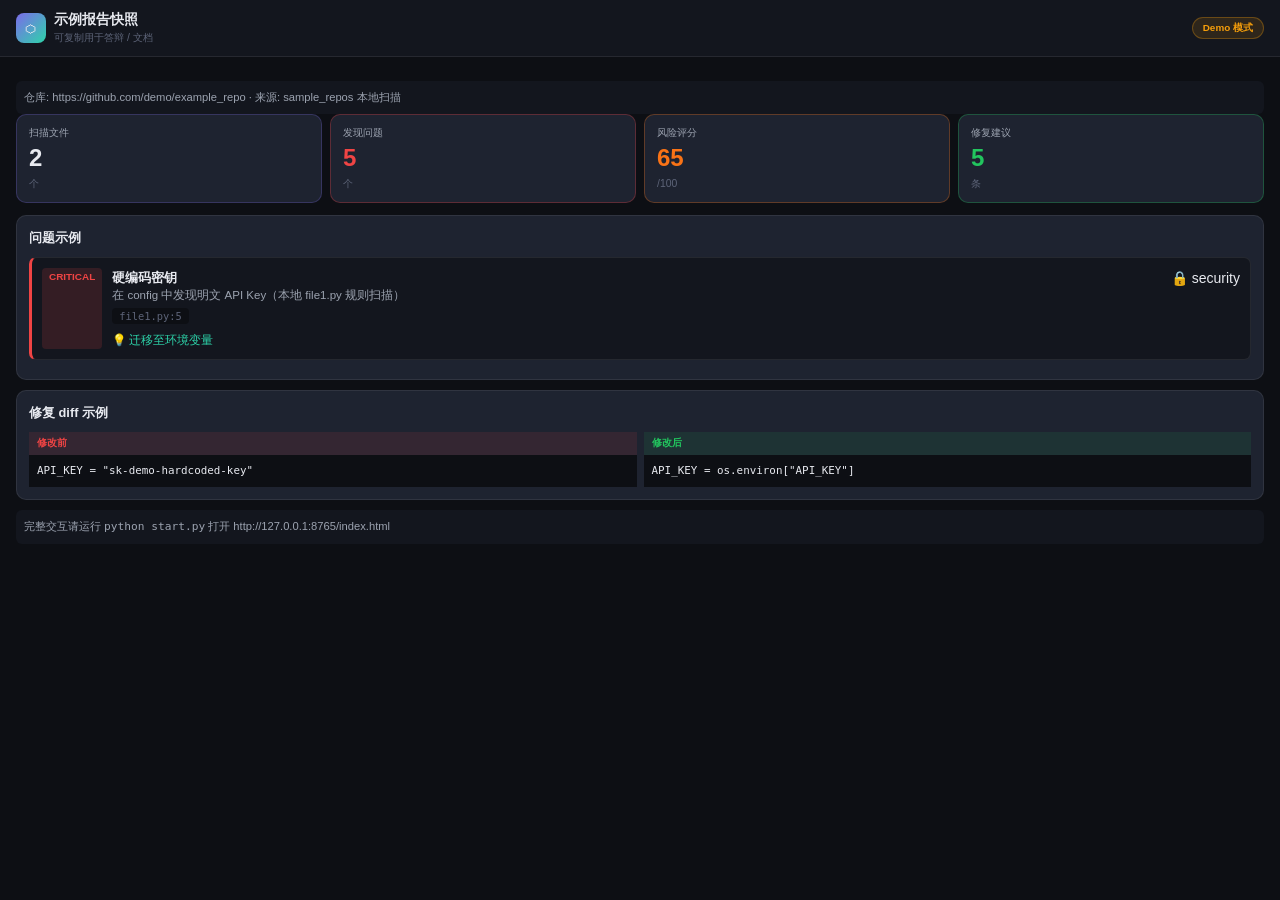
<file: demo/example-report.html>
<!DOCTYPE html>
<html lang="zh-CN">
<head>
  <meta charset="UTF-8" />
  <title>示例报告快照 — Hermes Code Helper</title>
  <link rel="stylesheet" href="../frontend/style.css" />
</head>
<body>
  <header class="hdr">
    <div class="hdr-logo">
      <div class="logo-gem">⬡</div>
      <div>
        <div class="logo-name">示例报告快照</div>
        <div class="logo-sub">可复制用于答辩 / 文档</div>
      </div>
    </div>
    <span class="mode-pill demo">Demo 模式</span>
  </header>
  <main style="padding:16px">
    <p class="evidence">仓库: https://github.com/demo/example_repo · 来源: sample_repos 本地扫描</p>
    <div class="sum-grid">
      <div class="sc hi"><div class="sc-lbl">扫描文件</div><div class="sc-val">2</div><div class="sc-unit">个</div></div>
      <div class="sc danger"><div class="sc-lbl">发现问题</div><div class="sc-val">5</div><div class="sc-unit">个</div></div>
      <div class="sc warn"><div class="sc-lbl">风险评分</div><div class="sc-val">65</div><div class="sc-unit">/100</div></div>
      <div class="sc ok"><div class="sc-lbl">修复建议</div><div class="sc-val">5</div><div class="sc-unit">条</div></div>
    </div>
    <div class="panel">
      <div class="ph"><div class="pt">问题示例</div></div>
      <div class="issue-card open" data-sev="critical">
        <span class="ibadge bc">critical</span>
        <div>
          <div class="it">硬编码密钥</div>
          <div class="id2">在 config 中发现明文 API Key（本地 file1.py 规则扫描）</div>
          <code class="iloc">file1.py:5</code>
          <div class="idetail"><div class="isug">💡 迁移至环境变量</div></div>
        </div>
        <span>🔒 security</span>
      </div>
    </div>
    <div class="panel">
      <div class="ph"><div class="pt">修复 diff 示例</div></div>
      <div class="diff-grid">
        <div><div class="dlbl" style="background:rgba(239,68,68,.1);color:#ef4444;padding:4px 8px">修改前</div>
        <pre class="dcode">API_KEY = "sk-demo-hardcoded-key"</pre></div>
        <div><div class="dlbl" style="background:rgba(34,197,94,.1);color:#22c55e;padding:4px 8px">修改后</div>
        <pre class="dcode">API_KEY = os.environ["API_KEY"]</pre></div>
      </div>
    </div>
    <p class="evidence">完整交互请运行 <code>python start.py</code> 打开 http://127.0.0.1:8765/index.html</p>
  </main>
</body>
</html>
</file>
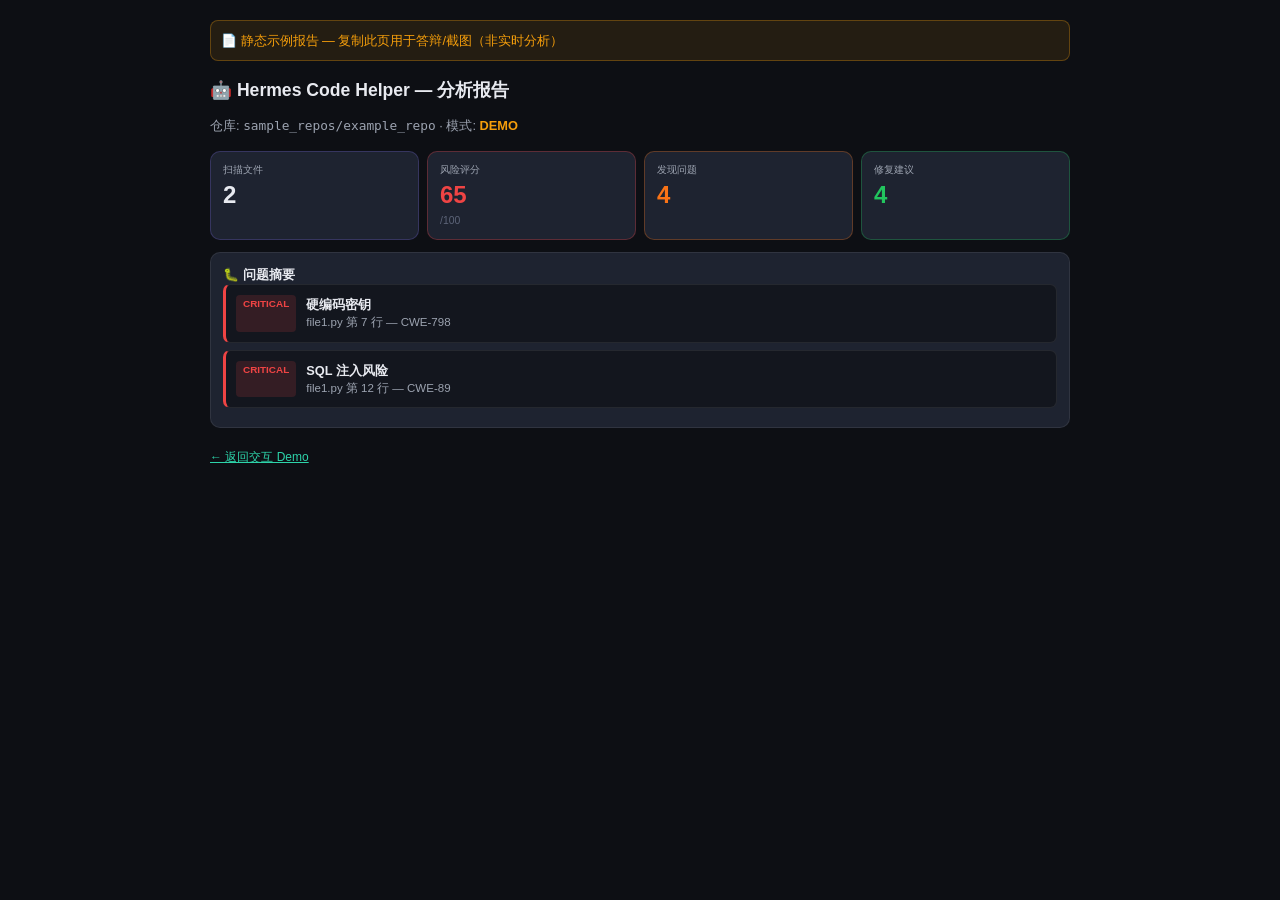
<file: demo/sample-report.html>
<!DOCTYPE html>
<html lang="zh-CN">
<head>
  <meta charset="UTF-8" />
  <title>示例报告 — Hermes Code Helper</title>
  <link rel="stylesheet" href="../frontend/style.css" />
  <style>
    body { max-width: 900px; margin: 0 auto; padding: 20px; }
    h1 { font-size: 1.1rem; margin-bottom: 12px; }
    .banner { background: rgba(245,158,11,0.1); border: 1px solid rgba(245,158,11,0.3); padding: 10px; border-radius: 8px; margin-bottom: 16px; font-size: 0.8rem; color: var(--amber); }
  </style>
</head>
<body>
  <div class="banner">📄 静态示例报告 — 复制此页用于答辩/截图（非实时分析）</div>
  <h1>🤖 Hermes Code Helper — 分析报告</h1>
  <p style="color:var(--text2);font-size:.8rem;margin-bottom:16px">仓库: <code>sample_repos/example_repo</code> · 模式: <strong style="color:var(--amber)">DEMO</strong></p>

  <div class="sum-grid">
    <div class="sc hi"><div class="sc-lbl">扫描文件</div><div class="sc-val">2</div></div>
    <div class="sc danger"><div class="sc-lbl">风险评分</div><div class="sc-val">65</div><div class="sc-unit">/100</div></div>
    <div class="sc warn"><div class="sc-lbl">发现问题</div><div class="sc-val">4</div></div>
    <div class="sc ok"><div class="sc-lbl">修复建议</div><div class="sc-val">4</div></div>
  </div>

  <div class="panel">
    <h2 class="pt">🐛 问题摘要</h2>
    <div class="issue-card" data-sev="critical" style="cursor:default">
      <span class="ibadge bc">critical</span>
      <div>
        <div class="it">硬编码密钥</div>
        <div class="id2">file1.py 第 7 行 — CWE-798</div>
      </div>
    </div>
    <div class="issue-card" data-sev="critical" style="cursor:default">
      <span class="ibadge bc">critical</span>
      <div>
        <div class="it">SQL 注入风险</div>
        <div class="id2">file1.py 第 12 行 — CWE-89</div>
      </div>
    </div>
  </div>

  <p style="margin-top:20px;font-size:.75rem;color:var(--text3)">
    <a href="../frontend/index.html" style="color:var(--teal)">← 返回交互 Demo</a>
  </p>
</body>
</html>
</file>
<file: frontend/style.css>
*{box-sizing:border-box;margin:0;padding:0}
:root{
  --bg:#0d0f14;--bg2:#13161e;--bg3:#1a1e28;
  --surface:#1e2330;--surface2:#252b3b;
  --border:rgba(255,255,255,0.08);--border2:rgba(255,255,255,0.14);
  --purple:#7c6bea;--purple-l:#a89ff0;
  --teal:#2dd4aa;--amber:#f59e0b;--red:#ef4444;
  --orange:#f97316;--blue:#60a5fa;--green:#22c55e;
  --text:#e8eaf0;--text2:#9ca3b0;--text3:#5d6478;
  --mono:'JetBrains Mono',Consolas,monospace;
}
body{font-family:-apple-system,'Segoe UI',sans-serif;background:var(--bg);color:var(--text);font-size:14px;line-height:1.5}
.hdr{display:flex;align-items:center;justify-content:space-between;padding:10px 16px;background:var(--bg2);border-bottom:1px solid var(--border);position:sticky;top:0;z-index:50}
.hdr-logo{display:flex;align-items:center;gap:8px}
.logo-gem{width:30px;height:30px;background:linear-gradient(135deg,var(--purple),var(--teal));border-radius:8px;display:flex;align-items:center;justify-content:center;font-size:14px}
.logo-name{font-size:.85rem;font-weight:700}
.logo-sub{font-size:.65rem;color:var(--text3)}
.hdr-badges{display:flex;gap:6px;align-items:center}
.badge{font-size:.62rem;padding:2px 8px;border-radius:20px;border:1px solid var(--border2);color:var(--text3);background:var(--bg)}
.badge.purple{border-color:rgba(124,107,234,0.35);color:var(--purple-l)}
.badge.live{border-color:rgba(34,197,94,0.35);color:var(--green)}
.badge.demo{border-color:rgba(245,158,11,0.35);color:var(--amber)}
.mode-pill{font-size:.62rem;padding:3px 10px;border-radius:20px;font-weight:600}
.mode-pill.live{background:rgba(34,197,94,0.12);color:var(--green);border:1px solid rgba(34,197,94,0.3)}
.mode-pill.demo{background:rgba(245,158,11,0.12);color:var(--amber);border:1px solid rgba(245,158,11,0.3)}
.tabs{display:flex;gap:2px;padding:8px 16px;background:var(--bg2);border-bottom:1px solid var(--border)}
.tab{font-size:.75rem;padding:5px 14px;border-radius:6px;cursor:pointer;color:var(--text2);background:none;border:none}
.tab:hover{background:var(--surface)}
.tab.active{background:var(--surface2);color:var(--text);border:1px solid var(--border2)}
.page{display:none;padding:14px 16px}
.page.active{display:block}
.input-panel{background:var(--surface);border:1px solid var(--border2);border-radius:12px;padding:16px;margin-bottom:12px}
.input-label{font-size:.7rem;color:var(--text2);margin-bottom:6px;font-weight:600;text-transform:uppercase;letter-spacing:.5px}
.url-row{display:flex;gap:8px;align-items:center;background:var(--bg2);border:1px solid var(--border);border-radius:8px;padding:6px 10px;margin-bottom:10px}
.url-row:focus-within{border-color:var(--purple)}
.url-row.invalid{border-color:var(--red)}
.url-input{flex:1;background:none;border:none;outline:none;color:var(--text);font-family:var(--mono);font-size:.75rem}
.url-err{font-size:.68rem;color:var(--red);margin:-6px 0 8px;display:none}
.url-err.show{display:block}
.opts-row{display:flex;align-items:center;gap:10px;flex-wrap:wrap}
.depth-pills{display:flex;gap:4px}
.pill{font-size:.7rem;padding:4px 10px;border-radius:20px;border:1px solid var(--border2);background:var(--bg2);color:var(--text2);cursor:pointer}
.pill.active{background:rgba(124,107,234,0.15);border-color:var(--purple);color:var(--purple-l)}
.btn-go{margin-left:auto;padding:7px 18px;background:linear-gradient(135deg,var(--purple),#5a4fc9);color:#fff;border:none;border-radius:8px;font-size:.8rem;font-weight:600;cursor:pointer}
.btn-go:disabled{opacity:.4;cursor:not-allowed}
.quick-row{display:flex;align-items:center;gap:6px;flex-wrap:wrap;margin-top:8px}
.q-lbl{font-size:.68rem;color:var(--text3)}
.q-btn{font-size:.68rem;padding:2px 8px;border-radius:5px;border:1px solid var(--border);background:var(--bg2);color:var(--text2);cursor:pointer}
.agent-flow{display:flex;align-items:center;gap:6px;flex-wrap:wrap;padding:10px 0;margin-bottom:8px}
.fn{display:flex;flex-direction:column;align-items:center;gap:3px;padding:8px 12px;border-radius:10px;border:1px solid var(--border);background:var(--surface);min-width:68px;transition:all .3s}
.fn.active{border-color:var(--purple);background:rgba(124,107,234,0.1)}
.fn.done{border-color:var(--teal);background:rgba(45,212,170,0.07)}
.fn.active.amber{border-color:var(--amber);background:rgba(245,158,11,0.1)}
.fn.active.blue{border-color:var(--blue);background:rgba(96,165,250,0.1)}
.fn.active.red{border-color:var(--red);background:rgba(239,68,68,0.1)}
.fn.active.orange{border-color:var(--orange);background:rgba(249,115,22,0.1)}
.fn.active.teal2{border-color:var(--teal);background:rgba(45,212,170,0.1)}
.fn-icon{font-size:1.2rem}
.fn-name{font-size:.62rem;color:var(--text2);text-align:center;font-weight:600}
.fn-arrow{color:var(--text3)}
.branch-wrap{display:flex;flex-direction:column;align-items:center;gap:4px}
.branch-nodes{display:flex;gap:6px}
.branch-arr{font-size:.7rem;color:var(--text3)}
.log-box{background:var(--bg2);border:1px solid var(--border);border-radius:8px;padding:10px 12px;font-family:var(--mono);font-size:.72rem;line-height:1.9;max-height:200px;overflow-y:auto;margin-bottom:8px}
.log-line{display:flex;gap:8px}
.lt{color:var(--text3)}.la{font-weight:700}.lm{flex:1;color:var(--text2)}
.la.orch{color:var(--amber)}.la.anal{color:var(--blue)}.la.diag{color:var(--red)}.la.rep{color:var(--orange)}.la.rpt{color:var(--teal)}
.lok{color:var(--green)}.lwarn{color:var(--amber)}.lerr{color:var(--red)}
.prog-wrap{display:flex;align-items:center;gap:8px;margin-bottom:4px}
.prog-track{flex:1;height:5px;background:var(--bg2);border-radius:3px;overflow:hidden}
.prog-fill{height:100%;background:linear-gradient(90deg,var(--purple),var(--teal));width:0%;transition:width .4s}
.prog-pct{font-size:.72rem;color:var(--purple-l);min-width:32px;text-align:right}
.prog-msg{font-size:.72rem;color:var(--text2);margin-bottom:6px}
.sum-grid{display:grid;grid-template-columns:repeat(4,1fr);gap:8px;margin-bottom:12px}
@media(max-width:720px){.sum-grid{grid-template-columns:repeat(2,1fr)}.two-col{grid-template-columns:1fr!important}}
.sc{background:var(--surface);border:1px solid var(--border);border-radius:10px;padding:10px 12px}
.sc-lbl{font-size:.65rem;color:var(--text2)}
.sc-val{font-size:1.5rem;font-weight:700}
.sc-unit{font-size:.65rem;color:var(--text3)}
.sc.danger{border-color:rgba(239,68,68,0.3)}.sc.danger .sc-val{color:var(--red)}
.sc.warn{border-color:rgba(249,115,22,0.3)}.sc.warn .sc-val{color:var(--orange)}
.sc.ok{border-color:rgba(34,197,94,0.3)}.sc.ok .sc-val{color:var(--green)}
.sc.hi{border-color:rgba(124,107,234,0.25)}
.two-col{display:grid;grid-template-columns:1fr 1fr;gap:10px;margin-bottom:10px}
.panel{background:var(--surface);border:1px solid var(--border);border-radius:10px;padding:12px;margin-bottom:10px}
.ph{display:flex;justify-content:space-between;align-items:center;margin-bottom:10px;flex-wrap:wrap;gap:6px}
.pt{font-size:.8rem;font-weight:600}
.issue-card{display:grid;grid-template-columns:auto 1fr auto;gap:10px;padding:10px;background:var(--bg2);border:1px solid var(--border);border-left:3px solid;border-radius:7px;margin-bottom:7px;cursor:pointer}
.issue-card[data-sev="critical"]{border-left-color:var(--red)}
.issue-card[data-sev="high"]{border-left-color:var(--orange)}
.issue-card[data-sev="medium"]{border-left-color:var(--amber)}
.issue-card[data-sev="low"]{border-left-color:var(--blue)}
.issue-card[data-sev="info"]{border-left-color:var(--text3)}
.ibadge{font-size:.62rem;font-weight:700;padding:2px 7px;border-radius:4px;text-transform:uppercase}
.bc{background:rgba(239,68,68,0.15);color:var(--red)}
.bh{background:rgba(249,115,22,0.15);color:var(--orange)}
.bm{background:rgba(245,158,11,0.15);color:var(--amber)}
.bl{background:rgba(96,165,250,0.15);color:var(--blue)}
.bi{background:rgba(156,163,176,0.1);color:var(--text3)}
.it{font-size:.8rem;font-weight:600}
.id2{font-size:.72rem;color:var(--text2)}
.iloc{font-family:var(--mono);font-size:.65rem;color:var(--text3);background:var(--bg);padding:2px 7px;border-radius:4px}
.idetail{display:none;margin-top:6px}
.issue-card.open .idetail{display:block}
.isug{font-size:.72rem;color:var(--teal);margin-top:5px}
.rc{background:var(--bg2);border:1px solid var(--border);border-radius:8px;margin-bottom:8px;overflow:hidden}
.rc-h{display:flex;justify-content:space-between;padding:9px 12px;cursor:pointer}
.rc-b{display:none;padding:0 12px 12px}
.rc.open .rc-b{display:block}
.diff-grid{display:grid;grid-template-columns:1fr 1fr;gap:7px}
.dlbl{font-size:.62rem;font-weight:700;padding:3px 8px}
.db-b .dlbl{background:rgba(239,68,68,0.1);color:var(--red)}
.db-a .dlbl{background:rgba(34,197,94,0.1);color:var(--green)}
.dcode{font-family:var(--mono);font-size:.68rem;padding:8px;background:var(--bg);white-space:pre-wrap;max-height:120px;overflow-y:auto}
.rexpl{font-size:.72rem;color:var(--text2);padding:7px 9px;border-left:2px solid var(--purple);background:rgba(124,107,234,0.05);border-radius:6px;margin-top:8px}
.fbtn{font-size:.68rem;padding:3px 10px;border-radius:20px;border:1px solid var(--border);background:var(--bg2);color:var(--text2);cursor:pointer}
.fbtn.active{border-color:var(--purple);color:var(--purple-l)}
.chart-wrap{position:relative;height:160px}
.gauge-wrap{display:flex;flex-direction:column;align-items:center}
.gauge-score{font-size:1.8rem;font-weight:700}
.gauge-lbl{font-size:.72rem;color:var(--text2)}
.exp-row{display:flex;gap:8px;flex-wrap:wrap;margin-top:14px;padding-top:12px;border-top:1px solid var(--border)}
.ebtn,.btn-reset{font-size:.75rem;padding:7px 14px;border-radius:8px;border:1px solid var(--border2);background:var(--surface);color:var(--text);cursor:pointer}
.btn-reset{margin-left:auto}
.toast{position:fixed;bottom:16px;right:16px;padding:8px 16px;background:var(--surface2);border:1px solid var(--border2);border-radius:8px;opacity:0;transition:all .3s;z-index:999;pointer-events:none}
.toast.show{opacity:1}
.empty-state{text-align:center;padding:40px 16px;color:var(--text3)}
.empty-state .icon{font-size:2rem;margin-bottom:8px}
.flow-diagram{background:var(--bg2);border:1px solid var(--border);border-radius:10px;padding:14px;font-family:var(--mono);font-size:.72rem;overflow-x:auto}
.frow{display:flex;align-items:center;gap:6px;flex-wrap:wrap;margin-bottom:6px}
.fbox{padding:6px 12px;border-radius:7px;border:1px solid;font-size:.7rem;font-weight:600}
.farr{color:var(--text3)}
.fbox.orch{border-color:rgba(245,158,11,.4);color:var(--amber)}
.fbox.anal{border-color:rgba(96,165,250,.4);color:var(--blue)}
.fbox.diag{border-color:rgba(239,68,68,.4);color:var(--red)}
.fbox.rep{border-color:rgba(249,115,22,.4);color:var(--orange)}
.fbox.rpt{border-color:rgba(45,212,170,.4);color:var(--teal)}
.about-grid{display:grid;grid-template-columns:1fr 1fr;gap:10px}
@media(max-width:640px){.about-grid{grid-template-columns:1fr}}
.acard{background:var(--surface);border:1px solid var(--border);border-radius:10px;padding:12px}
.acard-title{font-size:.78rem;font-weight:600;margin-bottom:4px}
.acard-desc{font-size:.7rem;color:var(--text2)}
.tech-tag{font-size:.68rem;padding:3px 9px;border-radius:5px;background:var(--surface2);border:1px solid var(--border2);color:var(--text2);display:inline-block;margin:3px}
.evidence{font-size:.7rem;color:var(--text2);padding:8px;background:var(--bg2);border-radius:6px;margin-top:8px}
@keyframes pulse{0%,100%{opacity:1}50%{opacity:.4}}
.pulse{animation:pulse 1.2s ease-in-out infinite}
.sr-only{position:absolute;width:1px;height:1px;padding:0;margin:-1px;overflow:hidden;clip:rect(0,0,0,0);border:0}
</file>
